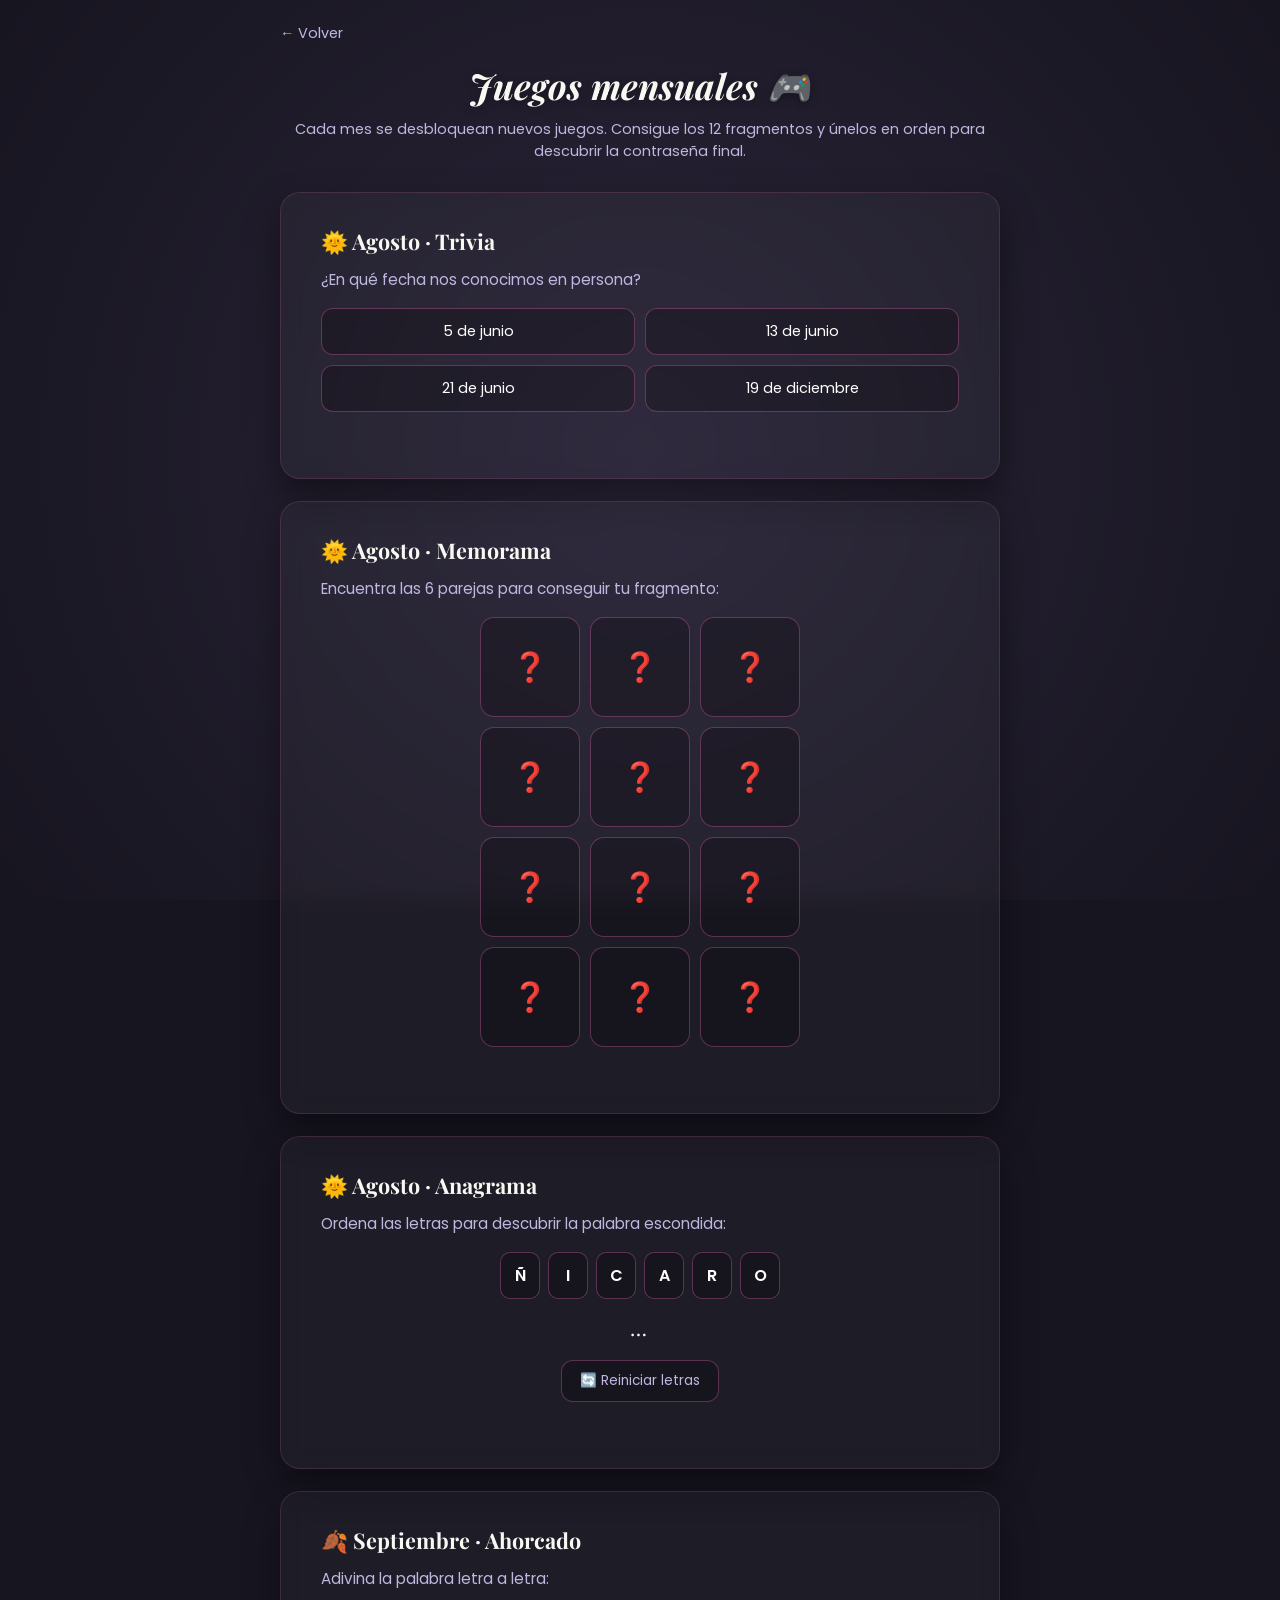
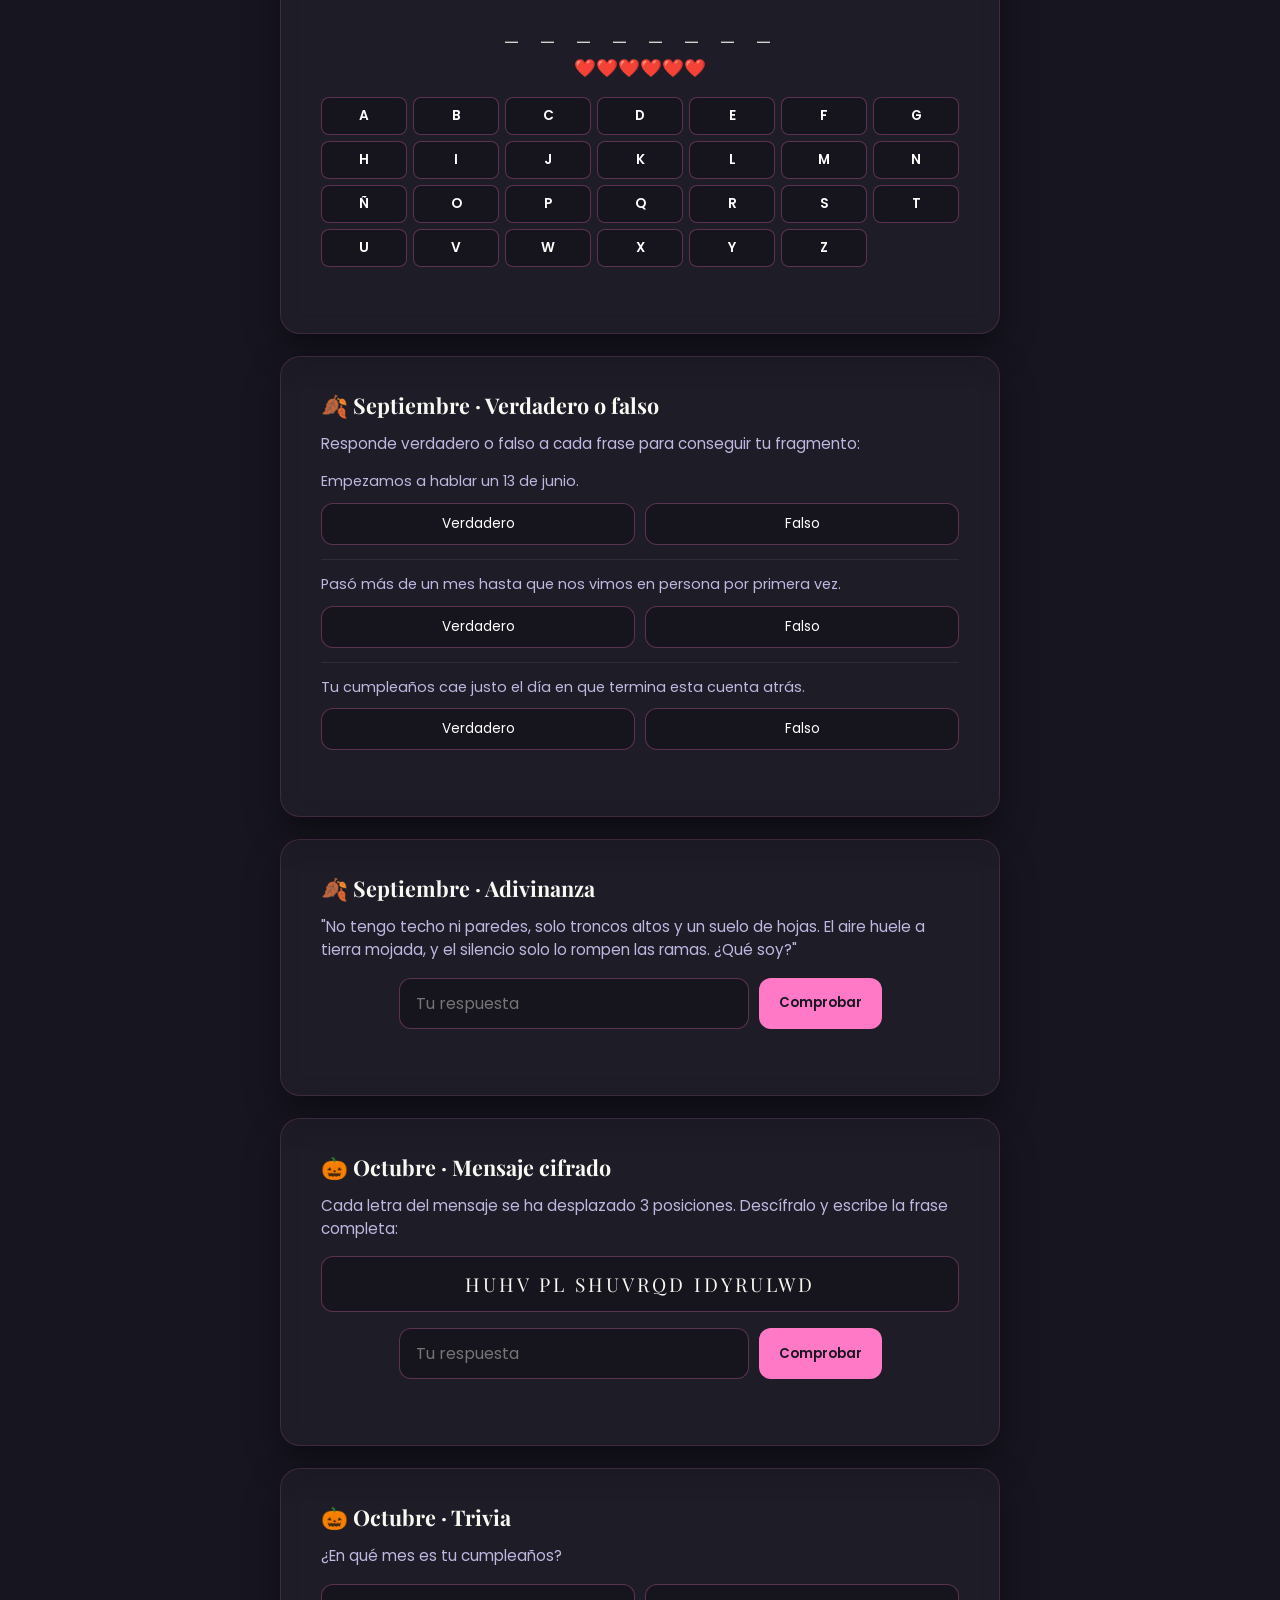
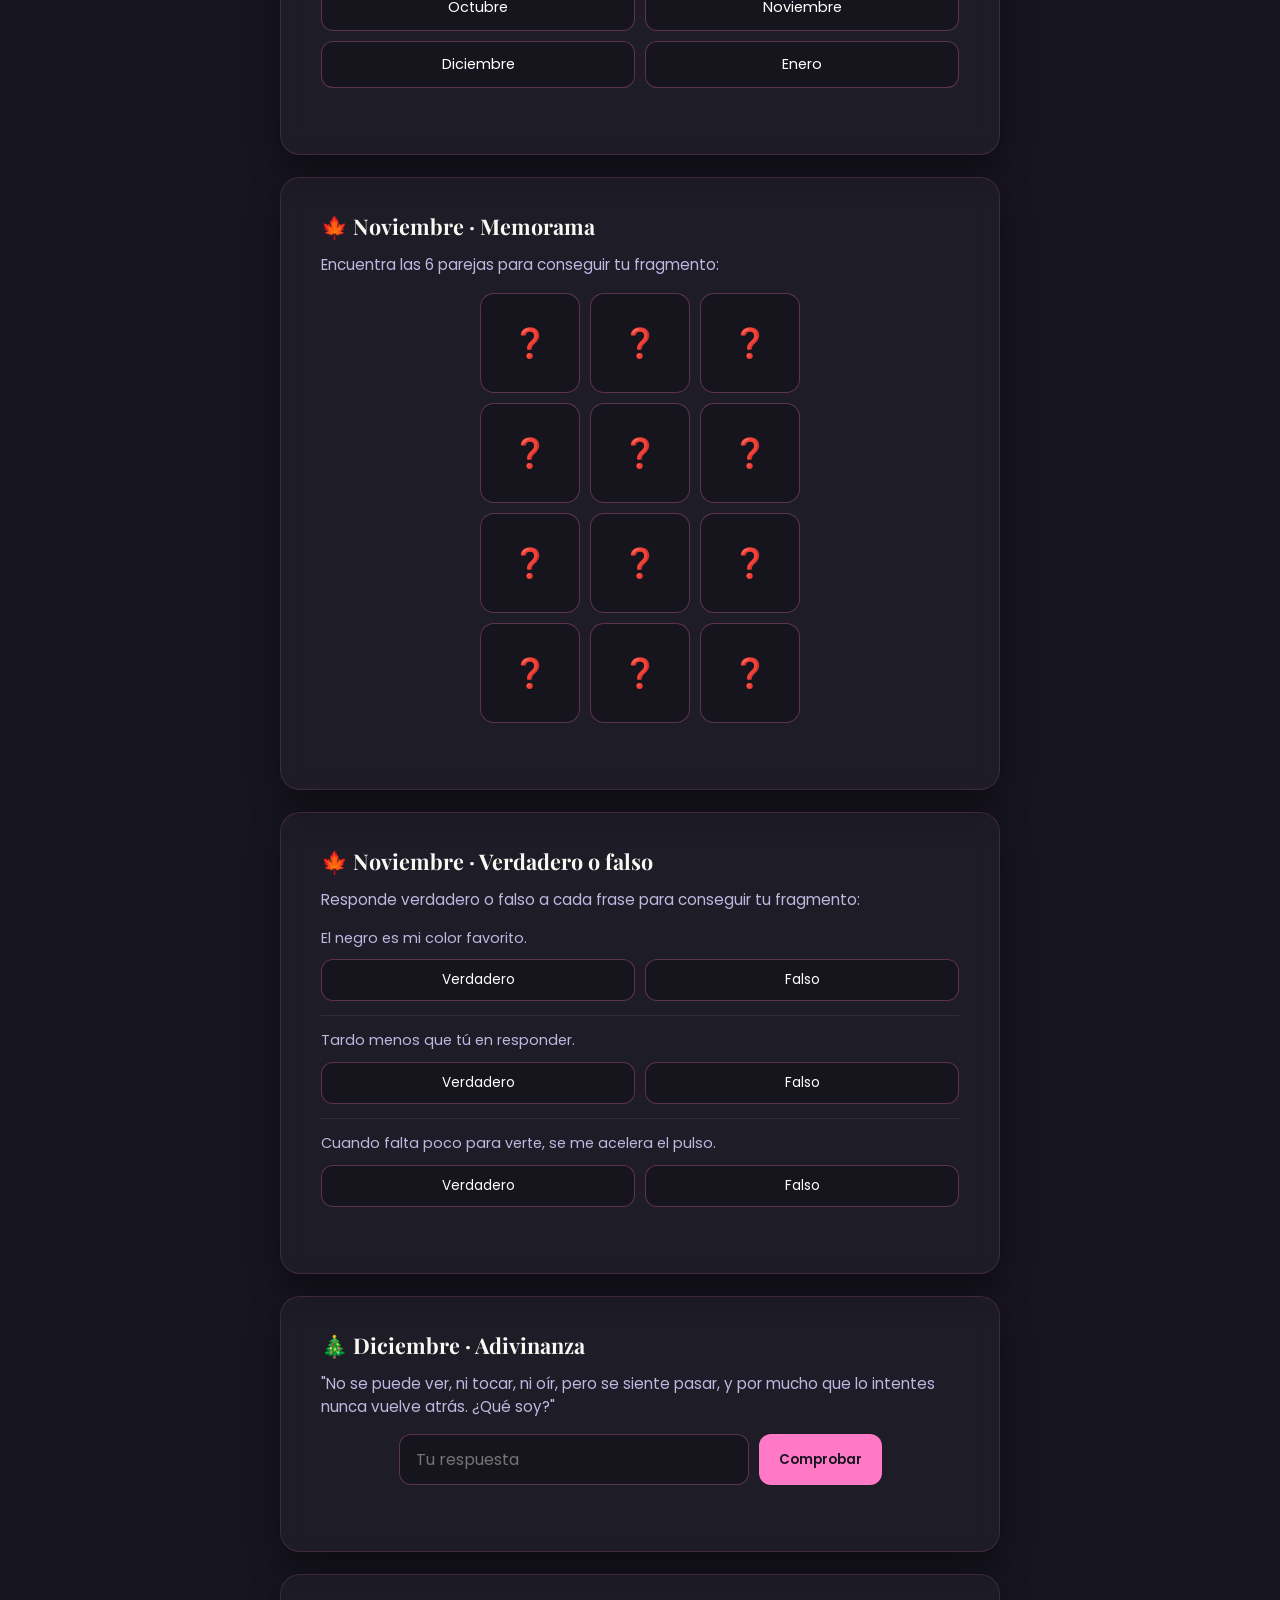
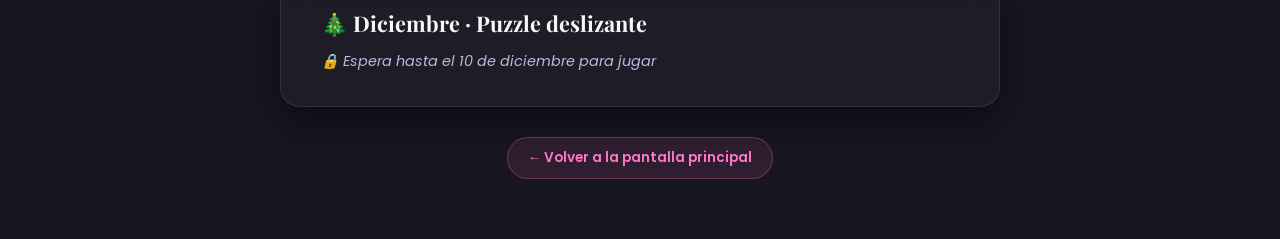
<file: juegos.html>
<!DOCTYPE html>
<html lang="es">
<head>
    <meta charset="UTF-8">
    <meta name="viewport" content="width=device-width, initial-scale=1.0, viewport-fit=cover">
    <meta name="apple-mobile-web-app-capable" content="yes">
    <meta name="apple-mobile-web-app-status-bar-style" content="black-translucent">
    <title>Juegos mensuales</title>
    <link href="https://fonts.googleapis.com/css2?family=Playfair+Display:ital,wght@0,600;1,400&family=Poppins:wght@400;600;700&display=swap" rel="stylesheet">
    <link rel="stylesheet" href="styles.css?v=3.0">
</head>

<body>
    <div class="games-page">
        <a href="index.html" class="back-link">← Volver</a>

        <h1 class="games-title">Juegos mensuales 🎮</h1>
        <p class="games-subtitle">
            Cada mes se desbloquean nuevos juegos. Consigue los 12 fragmentos y únelos
            en orden para descubrir la contraseña final.
        </p>

        <!-- AGOSTO 1: Trivia -->
        <section class="game-card" data-game="aug1">
            <h2 class="game-card-title">🌞 Agosto · Trivia</h2>

            <p class="game-locked-msg"></p>

            <div class="game-body">
                <p class="game-question">¿En qué fecha nos conocimos en persona?</p>
                <div class="trivia-options">
                    <button class="trivia-option" type="button">5 de junio</button>
                    <button class="trivia-option" type="button">13 de junio</button>
                    <button class="trivia-option" type="button" data-correct="true">21 de junio</button>
                    <button class="trivia-option" type="button">19 de diciembre</button>
                </div>
                <p class="game-feedback"></p>
            </div>
        </section>

        <!-- AGOSTO 2: Memorama -->
        <section class="game-card" data-game="aug2">
            <h2 class="game-card-title">🌞 Agosto · Memorama</h2>

            <p class="game-locked-msg"></p>

            <div class="game-body">
                <p class="game-question">Encuentra las 6 parejas para conseguir tu fragmento:</p>
                <div class="memory-grid">
                    <button class="memory-card" type="button" data-pair="4" data-symbol="🔥">❓</button>
                    <button class="memory-card" type="button" data-pair="1" data-symbol="🏡">❓</button>
                    <button class="memory-card" type="button" data-pair="3" data-symbol="❤️">❓</button>
                    <button class="memory-card" type="button" data-pair="6" data-symbol="⭐">❓</button>
                    <button class="memory-card" type="button" data-pair="2" data-symbol="🌙">❓</button>
                    <button class="memory-card" type="button" data-pair="5" data-symbol="🌲">❓</button>
                    <button class="memory-card" type="button" data-pair="1" data-symbol="🏡">❓</button>
                    <button class="memory-card" type="button" data-pair="4" data-symbol="🔥">❓</button>
                    <button class="memory-card" type="button" data-pair="6" data-symbol="⭐">❓</button>
                    <button class="memory-card" type="button" data-pair="3" data-symbol="❤️">❓</button>
                    <button class="memory-card" type="button" data-pair="5" data-symbol="🌲">❓</button>
                    <button class="memory-card" type="button" data-pair="2" data-symbol="🌙">❓</button>
                </div>
                <p class="game-feedback"></p>
            </div>
        </section>

        <!-- AGOSTO 3: Anagrama -->
        <section class="game-card" data-game="aug3">
            <h2 class="game-card-title">🌞 Agosto · Anagrama</h2>

            <p class="game-locked-msg"></p>

            <div class="game-body">
                <p class="game-question">Ordena las letras para descubrir la palabra escondida:</p>
                <div class="anagram-letters"></div>
                <p class="anagram-answer">…</p>
                <button type="button" class="anagram-clear">🔄 Reiniciar letras</button>
                <p class="game-feedback"></p>
            </div>
        </section>

        <!-- SEPTIEMBRE 1: Ahorcado -->
        <section class="game-card" data-game="sep1">
            <h2 class="game-card-title">🍂 Septiembre · Ahorcado</h2>

            <p class="game-locked-msg"></p>

            <div class="game-body">
                <p class="game-question">Adivina la palabra letra a letra:</p>
                <p class="hangman-word"></p>
                <p class="hangman-lives"></p>
                <div class="hangman-letters"></div>
                <p class="game-feedback"></p>
            </div>
        </section>

        <!-- SEPTIEMBRE 2: Verdadero o falso -->
        <section class="game-card" data-game="sep2">
            <h2 class="game-card-title">🍂 Septiembre · Verdadero o falso</h2>

            <p class="game-locked-msg"></p>

            <div class="game-body">
                <p class="game-question">Responde verdadero o falso a cada frase para conseguir tu fragmento:</p>
                <div class="truefalse-list">
                    <div class="truefalse-item" data-answer="true">
                        <p class="truefalse-statement">Empezamos a hablar un 13 de junio. <!-- TODO: edítame --></p>
                        <div class="truefalse-options">
                            <button type="button" class="truefalse-option" data-value="true">Verdadero</button>
                            <button type="button" class="truefalse-option" data-value="false">Falso</button>
                        </div>
                    </div>
                    <div class="truefalse-item" data-answer="false">
                        <p class="truefalse-statement">Pasó más de un mes hasta que nos vimos en persona por primera vez. <!-- TODO: edítame --></p>
                        <div class="truefalse-options">
                            <button type="button" class="truefalse-option" data-value="true">Verdadero</button>
                            <button type="button" class="truefalse-option" data-value="false">Falso</button>
                        </div>
                    </div>
                    <div class="truefalse-item" data-answer="true">
                        <p class="truefalse-statement">Tu cumpleaños cae justo el día en que termina esta cuenta atrás. <!-- TODO: edítame --></p>
                        <div class="truefalse-options">
                            <button type="button" class="truefalse-option" data-value="true">Verdadero</button>
                            <button type="button" class="truefalse-option" data-value="false">Falso</button>
                        </div>
                    </div>
                </div>
                <p class="game-feedback"></p>
            </div>
        </section>

        <!-- SEPTIEMBRE 3: Adivinanza -->
        <section class="game-card" data-game="sep3">
            <h2 class="game-card-title">🍂 Septiembre · Adivinanza</h2>

            <p class="game-locked-msg"></p>

            <div class="game-body">
                <p class="game-question">
                    "No tengo techo ni paredes, solo troncos altos y un suelo de hojas.
                    El aire huele a tierra mojada, y el silencio solo lo rompen las ramas. ¿Qué soy?"
                </p>
                <div class="input-group">
                    <input type="text" class="riddle-input" placeholder="Tu respuesta" autocomplete="off">
                    <button type="button" class="riddle-check">Comprobar</button>
                </div>
                <p class="game-feedback"></p>
            </div>
        </section>

        <!-- OCTUBRE 1: Cifrado César -->
        <section class="game-card" data-game="oct1">
            <h2 class="game-card-title">🎃 Octubre · Mensaje cifrado</h2>

            <p class="game-locked-msg"></p>

            <div class="game-body">
                <p class="game-question">Cada letra del mensaje se ha desplazado 3 posiciones. Descífralo y escribe la frase completa: <!-- TODO: cambia el mensaje en games.js (CIPHER_MESSAGE) --></p>
                <p class="cipher-text"></p>
                <div class="input-group">
                    <input type="text" class="cipher-input" placeholder="Tu respuesta" autocomplete="off">
                    <button type="button" class="cipher-check">Comprobar</button>
                </div>
                <p class="game-feedback"></p>
            </div>
        </section>

        <!-- OCTUBRE 2: Trivia -->
        <section class="game-card" data-game="oct2">
            <h2 class="game-card-title">🎃 Octubre · Trivia</h2>

            <p class="game-locked-msg"></p>

            <div class="game-body">
                <p class="game-question">¿En qué mes es tu cumpleaños? <!-- TODO: cambia esta pregunta y respuestas --></p>
                <div class="trivia-options">
                    <button class="trivia-option" type="button">Octubre</button>
                    <button class="trivia-option" type="button">Noviembre</button>
                    <button class="trivia-option" type="button" data-correct="true">Diciembre</button>
                    <button class="trivia-option" type="button">Enero</button>
                </div>
                <p class="game-feedback"></p>
            </div>
        </section>

        <!-- NOVIEMBRE 1: Memorama -->
        <section class="game-card" data-game="nov1">
            <h2 class="game-card-title">🍁 Noviembre · Memorama</h2>

            <p class="game-locked-msg"></p>

            <div class="game-body">
                <p class="game-question">Encuentra las 6 parejas para conseguir tu fragmento:</p>
                <div class="memory-grid">
                    <button class="memory-card" type="button" data-pair="3" data-symbol="🦋">❓</button>
                    <button class="memory-card" type="button" data-pair="1" data-symbol="🌸">❓</button>
                    <button class="memory-card" type="button" data-pair="5" data-symbol="🍫">❓</button>
                    <button class="memory-card" type="button" data-pair="2" data-symbol="🎁">❓</button>
                    <button class="memory-card" type="button" data-pair="6" data-symbol="🎶">❓</button>
                    <button class="memory-card" type="button" data-pair="4" data-symbol="🌟">❓</button>
                    <button class="memory-card" type="button" data-pair="1" data-symbol="🌸">❓</button>
                    <button class="memory-card" type="button" data-pair="3" data-symbol="🦋">❓</button>
                    <button class="memory-card" type="button" data-pair="4" data-symbol="🌟">❓</button>
                    <button class="memory-card" type="button" data-pair="6" data-symbol="🎶">❓</button>
                    <button class="memory-card" type="button" data-pair="2" data-symbol="🎁">❓</button>
                    <button class="memory-card" type="button" data-pair="5" data-symbol="🍫">❓</button>
                </div>
                <p class="game-feedback"></p>
            </div>
        </section>

        <!-- NOVIEMBRE 2: Verdadero o falso -->
        <section class="game-card" data-game="nov2">
            <h2 class="game-card-title">🍁 Noviembre · Verdadero o falso</h2>

            <p class="game-locked-msg"></p>

            <div class="game-body">
                <p class="game-question">Responde verdadero o falso a cada frase para conseguir tu fragmento:</p>
                <div class="truefalse-list">
                    <div class="truefalse-item" data-answer="false">
                        <p class="truefalse-statement">El negro es mi color favorito.</p>
                        <div class="truefalse-options">
                            <button type="button" class="truefalse-option" data-value="true">Verdadero</button>
                            <button type="button" class="truefalse-option" data-value="false">Falso</button>
                        </div>
                    </div>
                    <div class="truefalse-item" data-answer="true">
                        <p class="truefalse-statement">Tardo menos que tú en responder.</p>
                        <div class="truefalse-options">
                            <button type="button" class="truefalse-option" data-value="true">Verdadero</button>
                            <button type="button" class="truefalse-option" data-value="false">Falso</button>
                        </div>
                    </div>
                    <div class="truefalse-item" data-answer="true">
                        <p class="truefalse-statement">Cuando falta poco para verte, se me acelera el pulso.</p>
                        <div class="truefalse-options">
                            <button type="button" class="truefalse-option" data-value="true">Verdadero</button>
                            <button type="button" class="truefalse-option" data-value="false">Falso</button>
                        </div>
                    </div>
                </div>
                <p class="game-feedback"></p>
            </div>
        </section>

        <!-- DICIEMBRE 1: Adivinanza -->
        <section class="game-card" data-game="dic1">
            <h2 class="game-card-title">🎄 Diciembre · Adivinanza</h2>

            <p class="game-locked-msg"></p>

            <div class="game-body">
                <p class="game-question">
                    "No se puede ver, ni tocar, ni oír, pero se siente pasar, y por mucho que lo intentes
                    nunca vuelve atrás. ¿Qué soy?"
                </p>
                <div class="input-group">
                    <input type="text" class="riddle-input" placeholder="Tu respuesta" autocomplete="off">
                    <button type="button" class="riddle-check">Comprobar</button>
                </div>
                <p class="game-feedback"></p>
            </div>
        </section>

        <!-- DICIEMBRE 2: Puzzle deslizante -->
        <section class="game-card" data-game="dic2">
            <h2 class="game-card-title">🎄 Diciembre · Puzzle deslizante</h2>

            <p class="game-locked-msg"></p>

            <div class="game-body">
                <p class="game-question">Ordena las fichas del 1 al 8 para conseguir tu último fragmento:</p>
                <div class="sliding-puzzle"></div>
                <p class="game-feedback"></p>
            </div>
        </section>

        <a href="index.html" class="games-link games-return">← Volver a la pantalla principal</a>
    </div>

    <script src="config.js?v=3.0"></script>
    <script src="games.js?v=3.0"></script>
    <script src="hearts.js?v=3.0"></script>
</body>
</html>
</file>
<file: styles.css>
* {
  margin: 0;
  padding: 0;
  box-sizing: border-box;
  -webkit-tap-highlight-color: transparent;
}

html {
  height: -webkit-fill-available;
  /* Mismo color base que el body, para que el rebote de scroll no muestre blanco */
  background: #171520;
  /* Evita que Chrome/Android agrande automáticamente el texto que envuelve
     a su propia línea (p.ej. "SEG" en el contador) */
  -webkit-text-size-adjust: 100%;
  text-size-adjust: 100%;
}

body {
  background: radial-gradient(circle, #2a2438 0%, #171520 100%);
  background-attachment: fixed;
  display: flex;
  justify-content: center;
  align-items: center;
  /* "safe center": si el contenido es más alto que la pantalla (pantalla revelada),
     se alinea arriba en vez de recortarse por arriba al centrarlo */
  align-items: safe center;
  min-height: 100vh;
  min-height: -webkit-fill-available;
  font-family: 'Poppins', sans-serif;
  color: #fff;
  /* Evita el rebote de scroll (Android/iOS) que deja ver el fondo blanco */
  overscroll-behavior: none;
  /* Scroll fluido en iOS */
  -webkit-overflow-scrolling: touch;
  /* Safe area para iPhone con notch / Dynamic Island */
  padding: max(20px, env(safe-area-inset-top))
           max(20px, env(safe-area-inset-right))
           max(20px, env(safe-area-inset-bottom))
           max(20px, env(safe-area-inset-left));
}

/* AGRUPA EL AVISO Y LA TARJETA DE LOGIN: aparecen/desaparecen juntos */
.login-stack {
  display: flex;
  flex-direction: column;
  align-items: center;
  gap: 20px;
  max-width: 550px;
  width: 100%;
  opacity: 1;
  transition: opacity 0.5s ease;
}

.login-stack.fade-out {
  opacity: 0;
  pointer-events: none;
}

/* TARJETA CONTENEDORA */
.card-container {
  text-align: center;
  background: rgba(255, 255, 255, 0.03);
  padding: 40px 30px;
  border-radius: 24px;
  box-shadow: 0 15px 35px rgba(0, 0, 0, 0.4);
  /* Safari necesita el prefijo -webkit- */
  -webkit-backdrop-filter: blur(10px);
  backdrop-filter: blur(10px);
  border: 1px solid rgba(255, 121, 198, 0.15);
  width: 100%;
}

/* Bloquea el scroll de fondo mientras el lightbox está abierto */
body.lightbox-open {
  overflow: hidden;
}

/* TÍTULO PRINCIPAL */
.main-title {
  font-family: 'Playfair Display', serif;
  font-style: italic;
  color: #f8f8f2;
  font-size: clamp(1.4rem, 5.5vw, 2.2rem);
  margin-bottom: 30px;
  text-shadow: 0 2px 10px rgba(0, 0, 0, 0.3);
}

/* AVISO IMPORTANTE (contador secundario, hasta el 15 de agosto) */
.notice-banner {
  width: 100%;
  text-align: center;
  padding: 18px 16px;
  border-radius: 18px;
  background: rgba(255, 184, 108, 0.08);
  border: 1px solid rgba(255, 184, 108, 0.4);
  box-shadow: 0 0 20px rgba(255, 184, 108, 0.15);
  animation: notice-pulse 2.4s ease-in-out infinite;
}

@keyframes notice-pulse {
  0%, 100% {
    box-shadow: 0 0 20px rgba(255, 184, 108, 0.15);
  }
  50% {
    box-shadow: 0 0 28px rgba(255, 184, 108, 0.35);
  }
}

.notice-label {
  font-size: clamp(0.9rem, 3.2vw, 1.1rem);
  font-weight: 700;
  color: #ffb86c;
  text-transform: uppercase;
  letter-spacing: 1.5px;
  margin-bottom: 14px;
}

.notice-clock {
  display: grid;
  grid-template-columns: repeat(4, 1fr);
  gap: clamp(4px, 2vw, 10px);
}

.notice-clock .time-block span {
  color: #ffb86c;
  text-shadow: 0 0 18px rgba(255, 184, 108, 0.4);
  font-size: clamp(28px, 10vw, 46px);
}

.notice-clock .time-block small {
  color: #ffcb94;
}

.notice-text {
  color: #ffe2bb;
  font-size: 0.95rem;
  line-height: 1.5;
  margin: 0;
}

/* CONTADOR */
#clock {
  margin-bottom: 35px;
  /* Grid de 4 columnas fijas: nunca envuelve a una 2ª fila (evitamos así
     el "font boosting" que Chrome aplica a bloques huérfanos al envolver) */
  display: grid;
  grid-template-columns: repeat(4, 1fr);
  gap: clamp(4px, 2vw, 10px);
}

.time-block {
  min-width: 0;
}

.time-block span {
  display: block;
  font-size: clamp(30px, 11vw, 50px);
  font-weight: 700;
  color: #ff79c6;
  text-shadow: 0 0 18px rgba(255, 121, 198, 0.35);
  line-height: 1;
  margin-bottom: 6px;
}

.time-block small {
  font-size: clamp(10px, 2.5vw, 12px);
  font-weight: 600;
  color: #f178b6;
  text-transform: uppercase;
  letter-spacing: 2px;
}

/* SECCIÓN DE CONTRASEÑA */
.lock-section {
  border-top: 1px solid rgba(255, 255, 255, 0.08);
  padding-top: 25px;
}

.lock-instruction {
  font-size: 0.9rem;
  color: #c0b7e1;
  margin-bottom: 15px;
}

.input-group {
  display: flex;
  justify-content: center;
  gap: 10px;
  max-width: 380px;
  margin: 0 auto;
}

/* INPUT DE TEXTO */
.input-group input {
  flex: 1;
  padding: 12px 16px;
  border-radius: 12px;
  border: 1px solid rgba(255, 121, 198, 0.3);
  background: rgba(0, 0, 0, 0.25);
  color: #fff;
  font-family: 'Poppins', sans-serif;
  /* 16px mínimo para evitar el zoom automático en iPhone */
  font-size: 16px;
  outline: none;
  transition: all 0.3s ease;
  /* Mejora la apariencia nativa en iOS */
  -webkit-appearance: none;
  appearance: none;
}

.input-group input:focus {
  border-color: #ff79c6;
  box-shadow: 0 0 12px rgba(255, 121, 198, 0.25);
}

/* BOTÓN MOSTRAR/OCULTAR CONTRASEÑA (fuera del campo de texto) */
.password-toggle {
  padding: 12px 14px;
  border-radius: 12px;
  border: 1px solid rgba(255, 121, 198, 0.3);
  background: rgba(0, 0, 0, 0.25);
  color: #fff;
  font-size: 1.1rem;
  line-height: 1;
  cursor: pointer;
  transition: all 0.3s ease;
  touch-action: manipulation;
  min-height: 44px;
  -webkit-appearance: none;
  appearance: none;
}

.password-toggle:hover,
.password-toggle:active {
  border-color: #ff79c6;
  background: rgba(255, 121, 198, 0.15);
}

/* BOTÓN */
.input-group button {
  padding: 12px 20px;
  border-radius: 12px;
  border: none;
  background: #ff79c6;
  color: #171520;
  font-family: 'Poppins', sans-serif;
  font-weight: 600;
  cursor: pointer;
  transition: all 0.3s ease;
  /* Elimina el delay de 300ms en iOS */
  touch-action: manipulation;
  /* Mínimo recomendado por Apple para targets táctiles */
  min-height: 44px;
  /* Resetea estilos nativos en iOS */
  -webkit-appearance: none;
  appearance: none;
  white-space: nowrap;
}

.input-group button:hover {
  background: #ff92d0;
  transform: translateY(-2px);
  box-shadow: 0 5px 15px rgba(255, 121, 198, 0.4);
}

/* Estado :active para iOS (no tiene :hover en táctil) */
.input-group button:active {
  background: #ff92d0;
  transform: translateY(-1px);
  box-shadow: 0 3px 10px rgba(255, 121, 198, 0.4);
}

/* ENLACE A LOS JUEGOS MENSUALES */
.games-link-section {
  margin-top: 20px;
}

.games-link {
  display: inline-block;
  text-decoration: none;
  color: #ff79c6;
  background: rgba(255, 121, 198, 0.1);
  border: 1px solid rgba(255, 121, 198, 0.3);
  padding: 10px 20px;
  border-radius: 999px;
  font-size: 0.85rem;
  font-weight: 600;
  transition: all 0.3s ease;
}

.games-link:hover,
.games-link:active {
  background: rgba(255, 121, 198, 0.22);
  transform: translateY(-2px);
}

.games-return {
  display: block;
  width: fit-content;
  margin: 30px auto 0;
}

/* Reset de estilos nativos cuando .games-link se usa en un <button> */
button.games-link {
  cursor: pointer;
  font-family: 'Poppins', sans-serif;
  -webkit-appearance: none;
  appearance: none;
}

/* MENSAJE DE ERROR Y ANIMACIÓN */
.error-msg {
  color: #ff5555;
  font-size: 0.85rem;
  margin-top: 12px;
  min-height: 20px;
}

.shake {
  animation: shake 0.4s ease-in-out;
}

@keyframes shake {
  0%, 100% { transform: translateX(0); }
  25% { transform: translateX(-8px); }
  75% { transform: translateX(8px); }
}

/* ======================================== */
/* PANTALLA 2: REGALO DESBLOQUEADO           */
/* ======================================== */

.reveal-screen {
  width: 100%;
  max-width: 640px;
  opacity: 0;
  transition: opacity 0.6s ease;
  -webkit-overflow-scrolling: touch;
  /* Espacio inferior para no chocar con las barras de navegación nativas */
  padding-bottom: max(40px, env(safe-area-inset-bottom));
}

.reveal-screen.fade-in {
  opacity: 1;
}

/* El atributo [hidden] debe ganar siempre a display, aunque tengamos
   nuestras propias reglas de display en esta clase */
.reveal-screen[hidden] {
  display: none;
}

/* CABECERA ROMÁNTICA */
.reveal-header {
  text-align: center;
  margin-bottom: 28px;
}

.reveal-title {
  font-family: 'Playfair Display', serif;
  font-style: italic;
  color: #f8f8f2;
  font-size: clamp(1.6rem, 6vw, 2.4rem);
  text-shadow: 0 2px 10px rgba(0, 0, 0, 0.3);
  margin-bottom: 10px;
}

.reveal-subtitle {
  color: #c0b7e1;
  font-size: 0.95rem;
  line-height: 1.5;
}

/* TARJETA DEL REGALO PRINCIPAL */
.gift-card {
  text-align: center;
  background: rgba(255, 255, 255, 0.03);
  border: 1px solid rgba(255, 121, 198, 0.2);
  border-radius: 20px;
  padding: 28px 22px;
  margin-bottom: 34px;
  box-shadow: 0 15px 35px rgba(0, 0, 0, 0.4);
  -webkit-backdrop-filter: blur(10px);
  backdrop-filter: blur(10px);
}

.gift-card-title {
  font-family: 'Playfair Display', serif;
  color: #f8f8f2;
  font-size: clamp(1.2rem, 4.5vw, 1.6rem);
  margin-bottom: 12px;
}

.gift-card-text {
  color: #c0b7e1;
  font-size: 0.95rem;
  line-height: 1.6;
  margin-bottom: 16px;
}

.gift-badges {
  display: flex;
  flex-wrap: wrap;
  justify-content: center;
  gap: 8px;
}

.badge {
  background: rgba(255, 121, 198, 0.12);
  border: 1px solid rgba(255, 121, 198, 0.3);
  color: #ff79c6;
  padding: 6px 14px;
  border-radius: 999px;
  font-size: 0.78rem;
  font-weight: 600;
  white-space: nowrap;
}

/* MURO / GALERÍA DE RECUERDOS */
.section-title {
  font-family: 'Playfair Display', serif;
  text-align: center;
  color: #f8f8f2;
  font-size: clamp(1.1rem, 4vw, 1.4rem);
  margin-bottom: 16px;
}

/* Grid fijo de 2 columnas que intercala fotos y notas en el orden del HTML
   (foto | foto, nota | foto, foto | nota...) para que las imágenes se vean
   más grandes en cualquier tamaño de pantalla */
.gallery-grid {
  display: grid;
  grid-template-columns: repeat(2, 1fr);
  gap: 16px;
  align-items: start;
}

.gallery-item {
  margin: 0;
}

.gallery-item img {
  display: block;
  width: 100%;
  height: auto;
  border-radius: 16px;
  box-shadow: 0 8px 20px rgba(0, 0, 0, 0.4);
  object-fit: cover;
  cursor: zoom-in;
  transition: transform 0.25s ease, box-shadow 0.25s ease;
}

.gallery-item img:hover {
  transform: scale(1.03);
  box-shadow: 0 12px 28px rgba(0, 0, 0, 0.5);
}

.gallery-item img:active {
  transform: scale(0.98);
}

/* Texto debajo de cada foto */
.photo-caption {
  color: #c0b7e1;
  font-size: 0.8rem;
  line-height: 1.4;
  margin-top: 8px;
  text-align: left;
}

.photo-caption p + p {
  margin-top: 10px;
}

.note-card {
  background: rgba(255, 255, 255, 0.04);
  border: 1px solid rgba(255, 121, 198, 0.15);
  border-radius: 16px;
  padding: 16px;
  -webkit-backdrop-filter: blur(10px);
  backdrop-filter: blur(10px);
}

.note-quote {
  font-family: 'Playfair Display', serif;
  font-style: italic;
  color: #f8f8f2;
  font-size: 0.9rem;
  line-height: 1.5;
  margin-bottom: 8px;
}

.note-tag {
  display: block;
  color: #c0b7e1;
  font-size: 0.68rem;
  font-weight: 600;
  text-transform: uppercase;
  letter-spacing: 1px;
}

/* ===== LIGHTBOX (imagen ampliada) ===== */
.lightbox-overlay {
  position: fixed;
  inset: 0;
  background: rgba(10, 8, 15, 0.92);
  display: flex;
  align-items: center;
  justify-content: center;
  padding: 20px;
  opacity: 0;
  pointer-events: none;
  transition: opacity 0.3s ease;
  z-index: 1000;
  -webkit-backdrop-filter: blur(6px);
  backdrop-filter: blur(6px);
}

.lightbox-overlay.active {
  opacity: 1;
  pointer-events: auto;
}

.lightbox-overlay img {
  max-width: 92vw;
  max-height: 85vh;
  border-radius: 14px;
  box-shadow: 0 25px 60px rgba(0, 0, 0, 0.6);
  object-fit: contain;
}

.lightbox-close {
  position: absolute;
  top: max(16px, env(safe-area-inset-top));
  right: max(16px, env(safe-area-inset-right));
  width: 44px;
  height: 44px;
  border: 1px solid rgba(255, 121, 198, 0.3);
  border-radius: 50%;
  background: rgba(255, 255, 255, 0.08);
  color: #fff;
  font-size: 1.1rem;
  cursor: pointer;
  -webkit-appearance: none;
  appearance: none;
  touch-action: manipulation;
}

.lightbox-close:hover {
  background: rgba(255, 121, 198, 0.25);
}

/* CORAZONES AL HACER CLICK */
.click-heart {
  position: fixed;
  z-index: 2000;
  pointer-events: none;
  transform: translate(-50%, -50%);
  animation: float-heart 0.9s ease-out forwards;
}

@keyframes float-heart {
  0% {
    opacity: 1;
    transform: translate(-50%, -50%) scale(0.6);
  }
  20% {
    opacity: 1;
    transform: translate(-50%, -50%) scale(1.1);
  }
  100% {
    opacity: 0;
    transform: translate(calc(-50% + var(--drift-x, 0px)), -160%) scale(0.8);
  }
}

/* ESCRITORIO / PANTALLAS GRANDES: todo más amplio y legible */
@media (min-width: 900px) {
  .login-stack {
    max-width: 620px;
  }

  .card-container {
    padding: 55px 60px;
  }

  .time-block span {
    font-size: 60px;
  }

  .reveal-screen {
    max-width: 1080px;
  }

  .reveal-title {
    font-size: 3rem;
  }

  .reveal-subtitle {
    font-size: 1.15rem;
  }

  .gift-card {
    padding: 45px 70px;
  }

  .gift-card-title {
    font-size: 2rem;
  }

  .gift-card-text {
    font-size: 1.1rem;
    max-width: 640px;
    margin-left: auto;
    margin-right: auto;
  }

  .badge {
    font-size: 0.9rem;
    padding: 8px 18px;
  }

  .section-title {
    font-size: 1.8rem;
    margin-bottom: 22px;
  }

  .gallery-grid {
    gap: 26px;
  }

  .gallery-item img {
    border-radius: 20px;
  }

  .photo-caption {
    font-size: 0.9rem;
  }

  .note-card {
    padding: 22px;
  }

  .note-quote {
    font-size: 1.05rem;
  }
}

/* ======================================== */
/* PÁGINA DE JUEGOS MENSUALES                */
/* ======================================== */

.games-page {
  width: 100%;
  max-width: 640px;
  padding-bottom: max(40px, env(safe-area-inset-bottom));
}

.back-link {
  display: inline-block;
  color: #c0b7e1;
  text-decoration: none;
  font-size: 0.9rem;
  margin-bottom: 18px;
  transition: color 0.3s ease;
}

.back-link:hover {
  color: #ff79c6;
}

.games-title {
  font-family: 'Playfair Display', serif;
  font-style: italic;
  color: #f8f8f2;
  font-size: clamp(1.6rem, 6vw, 2.2rem);
  text-shadow: 0 2px 10px rgba(0, 0, 0, 0.3);
  margin-bottom: 10px;
  text-align: center;
}

.games-subtitle {
  color: #c0b7e1;
  font-size: 0.9rem;
  line-height: 1.5;
  text-align: center;
  margin-bottom: 30px;
}

/* TARJETA DE JUEGO */
.game-card {
  background: rgba(255, 255, 255, 0.03);
  border: 1px solid rgba(255, 121, 198, 0.15);
  border-radius: 20px;
  padding: 26px 22px;
  margin-bottom: 22px;
  -webkit-backdrop-filter: blur(10px);
  backdrop-filter: blur(10px);
  box-shadow: 0 15px 35px rgba(0, 0, 0, 0.4);
}

.game-card-title {
  font-family: 'Playfair Display', serif;
  color: #f8f8f2;
  font-size: clamp(1.1rem, 4.2vw, 1.35rem);
  margin-bottom: 14px;
}

.game-question {
  color: #c0b7e1;
  font-size: 0.95rem;
  line-height: 1.5;
  margin-bottom: 16px;
}

.game-feedback {
  font-size: 0.9rem;
  min-height: 20px;
  margin-top: 12px;
}

.game-feedback.is-error {
  color: #ff5555;
}

.game-feedback.is-success {
  color: #ff79c6;
  font-weight: 600;
}

.game-feedback.is-success strong {
  font-family: 'Playfair Display', serif;
  font-size: 1.05rem;
  letter-spacing: 1px;
}

.game-locked-msg {
  color: #c0b7e1;
  font-size: 0.9rem;
  font-style: italic;
}

/* TRIVIA (agosto) */
.trivia-options {
  display: grid;
  grid-template-columns: 1fr 1fr;
  gap: 10px;
}

.trivia-option {
  padding: 12px 10px;
  border-radius: 12px;
  border: 1px solid rgba(255, 121, 198, 0.3);
  background: rgba(0, 0, 0, 0.25);
  color: #fff;
  font-family: 'Poppins', sans-serif;
  font-size: 0.9rem;
  cursor: pointer;
  transition: all 0.25s ease;
  -webkit-appearance: none;
  appearance: none;
  touch-action: manipulation;
  min-height: 44px;
}

.trivia-option:hover,
.trivia-option:active {
  border-color: #ff79c6;
  background: rgba(255, 121, 198, 0.15);
}

/* MEMORAMA (septiembre) */
.memory-grid {
  display: grid;
  grid-template-columns: repeat(3, 1fr);
  gap: 10px;
  max-width: 320px;
  margin: 0 auto;
}

.memory-card {
  aspect-ratio: 1;
  border-radius: 14px;
  border: 1px solid rgba(255, 121, 198, 0.3);
  background: rgba(0, 0, 0, 0.25);
  color: #fff;
  font-size: clamp(1.4rem, 6vw, 1.8rem);
  cursor: pointer;
  transition: all 0.25s ease;
  -webkit-appearance: none;
  appearance: none;
  touch-action: manipulation;
}

.memory-card.is-flipped {
  background: rgba(255, 121, 198, 0.15);
  border-color: #ff79c6;
}

.memory-card.is-matched {
  background: rgba(255, 121, 198, 0.25);
  border-color: #ff79c6;
  opacity: 0.6;
  cursor: default;
}

/* AHORCADO (octubre) */
.hangman-word {
  font-family: 'Playfair Display', serif;
  color: #f8f8f2;
  font-size: clamp(1.3rem, 5.5vw, 1.8rem);
  letter-spacing: 6px;
  text-align: center;
  margin-bottom: 10px;
}

.hangman-lives {
  text-align: center;
  font-size: 1.1rem;
  margin-bottom: 16px;
}

.hangman-letters {
  display: grid;
  grid-template-columns: repeat(7, 1fr);
  gap: 6px;
}

.hangman-key {
  padding: 8px 0;
  border-radius: 8px;
  border: 1px solid rgba(255, 121, 198, 0.3);
  background: rgba(0, 0, 0, 0.25);
  color: #fff;
  font-family: 'Poppins', sans-serif;
  font-size: 0.85rem;
  font-weight: 600;
  cursor: pointer;
  transition: all 0.2s ease;
  -webkit-appearance: none;
  appearance: none;
  touch-action: manipulation;
}

.hangman-key:hover:not(:disabled) {
  border-color: #ff79c6;
  background: rgba(255, 121, 198, 0.15);
}

.hangman-key:disabled {
  opacity: 0.35;
  cursor: default;
}

/* PUZZLE DESLIZANTE (diciembre) */
.sliding-puzzle {
  display: grid;
  grid-template-columns: repeat(3, 1fr);
  gap: 8px;
  max-width: 280px;
  margin: 0 auto;
}

.puzzle-tile {
  aspect-ratio: 1;
  border-radius: 10px;
  border: 1px solid rgba(255, 121, 198, 0.3);
  background-color: rgba(255, 121, 198, 0.12);
  background-size: 300% 300%;
  background-repeat: no-repeat;
  cursor: pointer;
  transition: filter 0.2s ease, border-color 0.2s ease;
  -webkit-appearance: none;
  appearance: none;
  touch-action: manipulation;
}

.puzzle-tile:hover {
  border-color: #ff79c6;
  filter: brightness(1.08);
}

.puzzle-tile.is-empty {
  background-color: transparent;
  background-image: none;
  border-color: transparent;
  cursor: default;
}

/* ANAGRAMA */
.anagram-letters {
  display: flex;
  flex-wrap: wrap;
  justify-content: center;
  gap: 8px;
  margin-bottom: 14px;
}

.anagram-letter {
  min-width: 40px;
  padding: 10px 0;
  border-radius: 10px;
  border: 1px solid rgba(255, 121, 198, 0.3);
  background: rgba(0, 0, 0, 0.25);
  color: #fff;
  font-family: 'Poppins', sans-serif;
  font-size: 1rem;
  font-weight: 600;
  cursor: pointer;
  transition: all 0.2s ease;
  -webkit-appearance: none;
  appearance: none;
  touch-action: manipulation;
}

.anagram-letter:hover:not(:disabled) {
  border-color: #ff79c6;
  background: rgba(255, 121, 198, 0.15);
}

.anagram-letter:disabled {
  opacity: 0.35;
  cursor: default;
}

.anagram-answer {
  font-family: 'Playfair Display', serif;
  color: #f8f8f2;
  font-size: 1.3rem;
  letter-spacing: 4px;
  text-align: center;
  margin-bottom: 14px;
  min-height: 1.6em;
}

.anagram-clear {
  display: block;
  margin: 0 auto;
  padding: 10px 18px;
  border-radius: 12px;
  border: 1px solid rgba(255, 121, 198, 0.3);
  background: rgba(0, 0, 0, 0.25);
  color: #c0b7e1;
  font-family: 'Poppins', sans-serif;
  font-size: 0.85rem;
  cursor: pointer;
  transition: all 0.25s ease;
  -webkit-appearance: none;
  appearance: none;
  touch-action: manipulation;
}

.anagram-clear:hover {
  border-color: #ff79c6;
  color: #fff;
}

/* VERDADERO O FALSO */
.truefalse-list {
  display: flex;
  flex-direction: column;
  gap: 14px;
}

.truefalse-item {
  padding-bottom: 14px;
  border-bottom: 1px solid rgba(255, 255, 255, 0.08);
}

.truefalse-item:last-child {
  border-bottom: none;
  padding-bottom: 0;
}

.truefalse-statement {
  color: #c0b7e1;
  font-size: 0.9rem;
  line-height: 1.5;
  margin-bottom: 10px;
  transition: color 0.25s ease;
}

.truefalse-options {
  display: grid;
  grid-template-columns: 1fr 1fr;
  gap: 10px;
}

.truefalse-option {
  padding: 10px;
  border-radius: 12px;
  border: 1px solid rgba(255, 121, 198, 0.3);
  background: rgba(0, 0, 0, 0.25);
  color: #fff;
  font-family: 'Poppins', sans-serif;
  font-size: 0.85rem;
  cursor: pointer;
  transition: all 0.25s ease;
  -webkit-appearance: none;
  appearance: none;
  touch-action: manipulation;
}

.truefalse-option:hover:not(:disabled) {
  border-color: #ff79c6;
  background: rgba(255, 121, 198, 0.15);
}

.truefalse-option:disabled {
  opacity: 0.5;
  cursor: default;
}

.truefalse-item.is-solved .truefalse-statement {
  color: #ff79c6;
}

/* CIFRADO CÉSAR */
.cipher-text {
  font-family: 'Playfair Display', serif;
  color: #f8f8f2;
  font-size: clamp(1rem, 4.5vw, 1.2rem);
  letter-spacing: 3px;
  text-align: center;
  background: rgba(0, 0, 0, 0.25);
  border: 1px solid rgba(255, 121, 198, 0.3);
  border-radius: 12px;
  padding: 14px;
  margin-bottom: 16px;
}

/* Escritorio: página de juegos más ancha */
@media (min-width: 900px) {
  .games-page {
    max-width: 720px;
  }

  .game-card {
    padding: 34px 40px;
  }
}

/* MÓVIL (iPhone SE, iPhone estándar/Pro Max, Android, etc.) */
@media (max-width: 480px) {
  .card-container {
    padding: 30px 20px;
  }

  .main-title {
    margin-bottom: 20px;
  }

  .input-group {
    flex-wrap: wrap;
  }

  .input-group input {
    flex: 1 1 100%;
  }

  .input-group button {
    flex: 1;
  }

  .input-group .password-toggle {
    flex: 0 0 auto;
  }

  .gift-card {
    padding: 22px 18px;
  }
}
</file>
